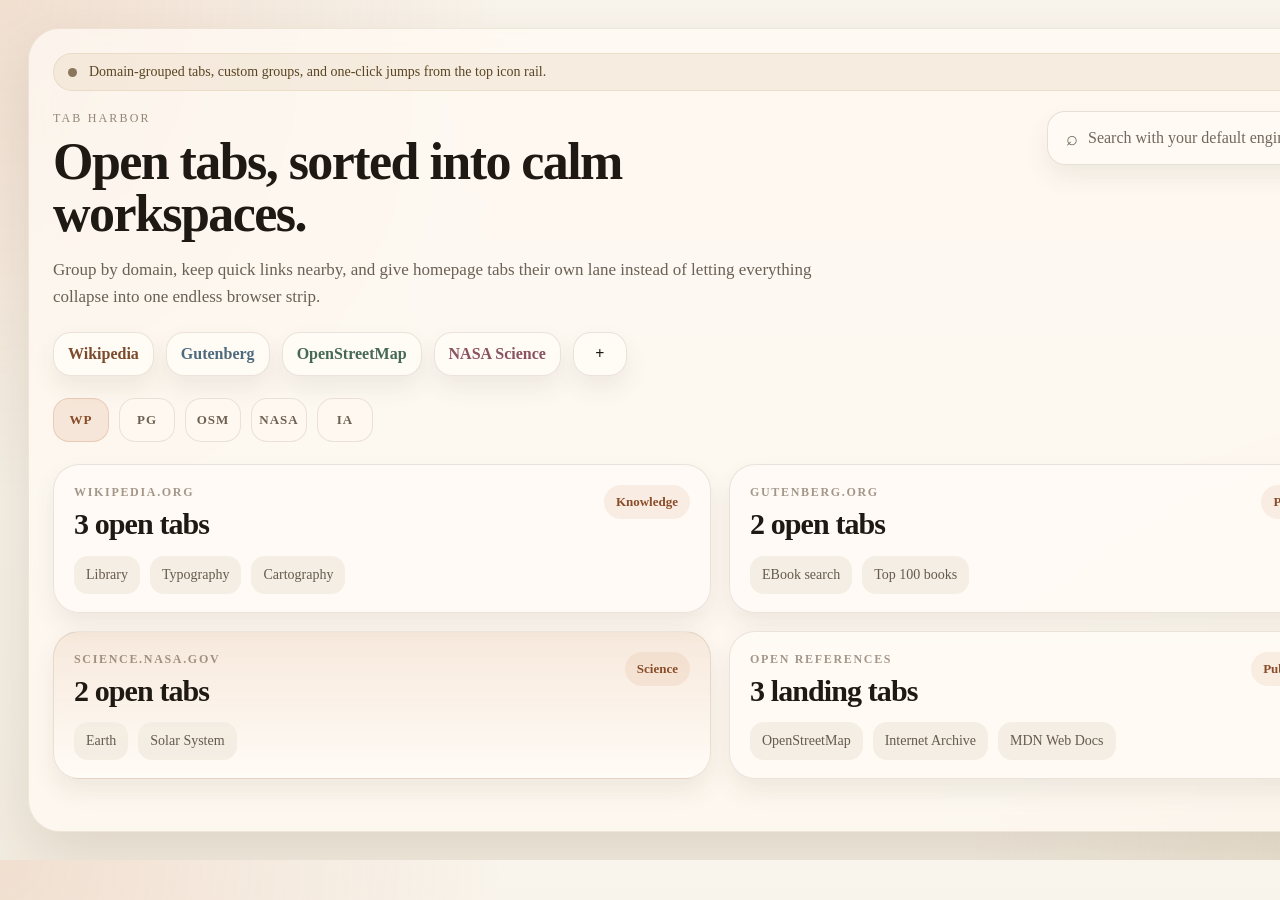
<file: assets/readme/mockups.html>
<!DOCTYPE html>
<html lang="en">
<head>
  <meta charset="UTF-8">
  <meta name="viewport" content="width=device-width, initial-scale=1.0">
  <title>Tab Harbor README Mockups</title>
  <link rel="stylesheet" href="./mockups.css">
</head>
<body>
  <main class="stage">
    <section class="scene" data-scene="overview">
      <div class="window">
        <div class="banner">
          <span class="banner-dot"></span>
          Domain-grouped tabs, custom groups, and one-click jumps from the top icon rail.
        </div>
        <header class="hero">
          <div>
            <p class="eyebrow">Tab Harbor</p>
            <h1>Open tabs, sorted into calm workspaces.</h1>
            <p class="subcopy">
              Group by domain, keep quick links nearby, and give homepage tabs their own lane instead of letting
              everything collapse into one endless browser strip.
            </p>
          </div>
          <div class="search">
            <span class="search-icon">⌕</span>
            <span>Search with your default engine...</span>
          </div>
        </header>

        <div class="shortcut-row">
          <span class="shortcut knowledge">Wikipedia</span>
          <span class="shortcut library">Gutenberg</span>
          <span class="shortcut maps">OpenStreetMap</span>
          <span class="shortcut science">NASA Science</span>
          <span class="shortcut add">+</span>
        </div>

        <div class="icon-rail">
          <span class="rail-pill active">WP</span>
          <span class="rail-pill">PG</span>
          <span class="rail-pill">OSM</span>
          <span class="rail-pill">NASA</span>
          <span class="rail-pill">IA</span>
        </div>

        <div class="content-grid">
          <article class="workspace-card">
            <div class="card-head">
              <div>
                <p class="label">wikipedia.org</p>
                <h2>3 open tabs</h2>
              </div>
              <span class="badge">Knowledge</span>
            </div>
            <div class="chips">
              <span class="chip">Library</span>
              <span class="chip">Typography</span>
              <span class="chip">Cartography</span>
            </div>
          </article>

          <article class="workspace-card">
            <div class="card-head">
              <div>
                <p class="label">gutenberg.org</p>
                <h2>2 open tabs</h2>
              </div>
              <span class="badge">Public domain</span>
            </div>
            <div class="chips">
              <span class="chip">EBook search</span>
              <span class="chip">Top 100 books</span>
            </div>
          </article>

          <article class="workspace-card accent">
            <div class="card-head">
              <div>
                <p class="label">science.nasa.gov</p>
                <h2>2 open tabs</h2>
              </div>
              <span class="badge">Science</span>
            </div>
            <div class="chips">
              <span class="chip">Earth</span>
              <span class="chip">Solar System</span>
            </div>
          </article>

          <article class="workspace-card">
            <div class="card-head">
              <div>
                <p class="label">Open references</p>
                <h2>3 landing tabs</h2>
              </div>
              <span class="badge">Public resources</span>
            </div>
            <div class="chips">
              <span class="chip">OpenStreetMap</span>
              <span class="chip">Internet Archive</span>
              <span class="chip">MDN Web Docs</span>
            </div>
          </article>
        </div>
      </div>
    </section>

    <section class="scene" data-scene="saved">
      <div class="window">
        <header class="hero compact">
          <div>
            <p class="eyebrow">Saved For Later</p>
            <h1>Turn “not now” tabs into an inbox.</h1>
          </div>
          <div class="drawer-tabs">
            <span class="drawer-tab active">Saved</span>
            <span class="drawer-tab">Todos</span>
          </div>
        </header>

        <div class="split-layout">
          <div class="left-stack">
            <article class="workspace-card">
              <div class="card-head">
                <div>
                  <p class="label">openstreetmap.org</p>
                  <h2>2 open tabs</h2>
                </div>
                <span class="badge">Open maps</span>
              </div>
              <div class="chips">
                <span class="chip">Map</span>
                <span class="chip">About OpenStreetMap</span>
              </div>
            </article>

            <article class="workspace-card">
              <div class="card-head">
                <div>
                  <p class="label">archive.org</p>
                  <h2>2 active tabs</h2>
                </div>
                <span class="badge">Digital library</span>
              </div>
              <div class="chips">
                <span class="chip">About the Archive</span>
                <span class="chip">Open collections</span>
              </div>
            </article>
          </div>

          <aside class="drawer">
            <div class="drawer-header">
              <div>
                <p class="label">Saved for later</p>
                <h2>5 waiting reads</h2>
              </div>
              <span class="mini-action">Search</span>
            </div>

            <div class="list">
              <div class="list-item">
                <div class="checkbox"></div>
                <div>
                  <strong>Library — an overview</strong>
                  <p>Saved 2h ago · Wikipedia</p>
                </div>
              </div>
              <div class="list-item">
                <div class="checkbox"></div>
                <div>
                  <strong>Top 100 EBooks</strong>
                  <p>Saved yesterday · Project Gutenberg</p>
                </div>
              </div>
              <div class="list-item">
                <div class="checkbox"></div>
                <div>
                  <strong>Earth science overview</strong>
                  <p>Saved yesterday · NASA Science</p>
                </div>
              </div>
              <div class="list-item">
                <div class="checkbox"></div>
                <div>
                  <strong>CSS layout reference</strong>
                  <p>Saved 3m ago · MDN Web Docs</p>
                </div>
              </div>
            </div>

            <div class="archive">
              <div class="archive-row">
                <span>Archive</span>
                <span>12 done</span>
              </div>
            </div>
          </aside>
        </div>
      </div>
    </section>

    <section class="scene" data-scene="todos">
      <div class="window">
        <header class="hero compact">
          <div>
            <p class="eyebrow">Tasks In Context</p>
            <h1>Keep todos where the tabs already live.</h1>
          </div>
          <div class="drawer-tabs">
            <span class="drawer-tab">Saved</span>
            <span class="drawer-tab active">Todos</span>
          </div>
        </header>

        <div class="split-layout">
          <div class="left-stack">
            <article class="workspace-card accent">
              <div class="card-head">
                <div>
                <p class="label">Public references</p>
                <h2>One click to jump</h2>
                </div>
                <span class="badge">Focused navigation</span>
              </div>
              <div class="icon-rail left">
                <span class="rail-pill active">WP</span>
                <span class="rail-pill">PG</span>
                <span class="rail-pill">OSM</span>
                <span class="rail-pill">NASA</span>
              </div>
              <div class="chips">
                <span class="chip">Wikipedia</span>
                <span class="chip">Gutenberg</span>
                <span class="chip">OpenStreetMap</span>
                <span class="chip">NASA Science</span>
              </div>
            </article>

            <article class="workspace-card">
              <div class="card-head">
                <div>
                  <p class="label">Quick capture</p>
                  <h2>From a tab to a task</h2>
                </div>
                <span class="badge">No context switch</span>
              </div>
              <div class="chips">
                <span class="chip">Review map notes</span>
                <span class="chip">Save reading list</span>
                <span class="chip">Compare CSS examples</span>
              </div>
            </article>
          </div>

          <aside class="drawer">
            <div class="drawer-header">
              <div>
                <p class="label">Todos</p>
                <h2>4 active tasks</h2>
              </div>
              <span class="mini-action">New</span>
            </div>

            <div class="todo-card">
              <div class="todo-row">
                <span class="todo-check checked"></span>
                <div>
                  <strong>Refresh README screenshots</strong>
                  <p>Feature showcase · in progress</p>
                </div>
              </div>
              <div class="todo-row">
                <span class="todo-check"></span>
                <div>
                  <strong>Review reference labels</strong>
                  <p>Domain groups, saved reading, quick links</p>
                </div>
              </div>
              <div class="todo-row">
                <span class="todo-check"></span>
                <div>
                  <strong>Verify public source links</strong>
                  <p>Wikipedia, Gutenberg, OpenStreetMap, NASA</p>
                </div>
              </div>
            </div>

            <div class="archive">
              <div class="archive-row">
                <span>Archive</span>
                <span>7 completed</span>
              </div>
            </div>
          </aside>
        </div>
      </div>
    </section>

    <section class="scene" data-scene="themes">
      <div class="window">
        <div class="banner warning">
          <span class="banner-dot"></span>
          You have 2 Tab Harbor tabs open. Close extras and keep just this workspace.
          <span class="banner-action">Close extras</span>
        </div>

        <header class="hero compact">
          <div>
            <p class="eyebrow">Theme Controls</p>
            <h1>Switch themes, tune transparency, keep the browser tidy.</h1>
          </div>
          <div class="theme-trigger">Theme ▾</div>
        </header>

        <div class="theme-layout">
          <article class="workspace-card">
            <div class="card-head">
              <div>
                <p class="label">Cleanup actions</p>
                <h2>Fast duplicate control</h2>
              </div>
              <span class="badge">One click</span>
            </div>
            <div class="chips">
              <span class="chip">Close duplicate tabs</span>
              <span class="chip">Close all in group</span>
              <span class="chip">Keep one copy</span>
            </div>
          </article>

          <aside class="theme-panel">
            <div class="theme-header">
              <div>
                <p class="label">Appearance</p>
                <h2>Paper themes</h2>
              </div>
              <span class="mini-action">Upload background</span>
            </div>

            <div class="swatches">
              <span class="swatch paper active"></span>
              <span class="swatch ivory"></span>
              <span class="swatch mist"></span>
              <span class="swatch blush"></span>
            </div>

            <div class="range-block">
              <div class="range-row">
                <span>Surface transparency</span>
                <strong>14%</strong>
              </div>
              <div class="range-track">
                <span class="range-thumb"></span>
              </div>
            </div>

            <div class="theme-preview">
              <div class="preview-card"></div>
              <div class="preview-card warm"></div>
            </div>
          </aside>
        </div>
      </div>
    </section>
  </main>

  <script>
    const scene = new URLSearchParams(window.location.search).get('scene') || 'overview';
    document.documentElement.dataset.scene = scene;
  </script>
</body>
</html>
</file>
<file: assets/readme/mockups.css>
:root {
  color-scheme: light;
  --ink: #1f1914;
  --paper: #f6f0e6;
  --paper-strong: #fffaf3;
  --line: rgba(109, 84, 51, 0.16);
  --accent: #c6723e;
  --accent-soft: rgba(198, 114, 62, 0.12);
  --chamomile: #b89863;
  --mist: #63768a;
  --rose: #b46a70;
  --shadow: 0 24px 60px rgba(69, 48, 22, 0.12);
  --shadow-soft: 0 12px 24px rgba(69, 48, 22, 0.08);
  font-family: "Iowan Old Style", "Palatino Linotype", Palatino, "Book Antiqua", Georgia, serif;
}

* {
  box-sizing: border-box;
}

html,
body {
  margin: 0;
  width: 1440px;
  height: 860px;
  overflow: hidden;
}

body {
  background:
    radial-gradient(circle at top left, rgba(198, 114, 62, 0.16), transparent 30%),
    radial-gradient(circle at bottom right, rgba(184, 152, 99, 0.15), transparent 28%),
    linear-gradient(180deg, #f9f4ec 0%, #f3ece0 100%);
  color: var(--ink);
}

.stage,
.scene {
  width: 100%;
  height: 100%;
}

.scene {
  display: none;
  padding: 28px;
}

html[data-scene="overview"] .scene[data-scene="overview"],
html[data-scene="saved"] .scene[data-scene="saved"],
html[data-scene="todos"] .scene[data-scene="todos"],
html[data-scene="themes"] .scene[data-scene="themes"] {
  display: block;
}

.window {
  height: 100%;
  border: 1px solid rgba(151, 121, 83, 0.14);
  border-radius: 32px;
  background: rgba(255, 250, 243, 0.76);
  backdrop-filter: blur(14px);
  box-shadow: var(--shadow);
  padding: 24px 24px 28px;
}

.banner {
  display: flex;
  align-items: center;
  gap: 12px;
  background: rgba(184, 152, 99, 0.12);
  border: 1px solid rgba(184, 152, 99, 0.18);
  color: #5a4523;
  border-radius: 999px;
  padding: 10px 14px;
  font-size: 14px;
}

.banner.warning {
  background: rgba(198, 114, 62, 0.12);
  border-color: rgba(198, 114, 62, 0.2);
  color: #7a4422;
}

.banner-dot {
  width: 9px;
  height: 9px;
  border-radius: 999px;
  background: currentColor;
  opacity: 0.7;
}

.banner-action {
  margin-left: auto;
  padding: 7px 12px;
  border-radius: 999px;
  background: rgba(255, 255, 255, 0.72);
  font-weight: 600;
}

.hero {
  display: flex;
  align-items: flex-start;
  justify-content: space-between;
  gap: 24px;
  margin-top: 20px;
}

.hero.compact {
  margin-bottom: 18px;
}

.eyebrow {
  margin: 0 0 10px;
  font-size: 12px;
  letter-spacing: 0.18em;
  text-transform: uppercase;
  color: rgba(70, 53, 35, 0.58);
}

h1,
h2 {
  margin: 0;
  font-family: "Iowan Old Style", "Georgia", serif;
  font-weight: 600;
  letter-spacing: -0.03em;
}

h1 {
  max-width: 760px;
  font-size: 52px;
  line-height: 1;
}

h2 {
  font-size: 30px;
  line-height: 1.05;
}

.subcopy {
  max-width: 760px;
  margin: 16px 0 0;
  color: rgba(48, 37, 26, 0.72);
  font-size: 17px;
  line-height: 1.6;
}

.search,
.theme-trigger,
.drawer-tabs {
  flex-shrink: 0;
  display: inline-flex;
  align-items: center;
  gap: 10px;
  min-height: 54px;
  padding: 0 18px;
  border-radius: 18px;
  border: 1px solid var(--line);
  background: rgba(255, 251, 245, 0.82);
  box-shadow: var(--shadow-soft);
  color: rgba(54, 41, 27, 0.7);
}

.search {
  min-width: 340px;
  justify-content: flex-start;
}

.search-icon {
  font-size: 20px;
}

.shortcut-row {
  display: flex;
  gap: 12px;
  margin-top: 22px;
}

.shortcut {
  display: inline-flex;
  align-items: center;
  justify-content: center;
  min-width: 92px;
  padding: 12px 14px;
  border-radius: 18px;
  border: 1px solid rgba(111, 88, 58, 0.14);
  background: rgba(255, 251, 246, 0.84);
  box-shadow: var(--shadow-soft);
  font-weight: 600;
}

.shortcut.knowledge { color: #7c4a2d; }
.shortcut.library { color: #4d6a7f; }
.shortcut.maps { color: #456a52; }
.shortcut.science { color: #8a5260; }
.shortcut.add { min-width: 54px; }

.icon-rail {
  display: flex;
  gap: 10px;
  margin-top: 22px;
}

.icon-rail.left {
  margin-top: 18px;
}

.rail-pill {
  display: inline-flex;
  align-items: center;
  justify-content: center;
  min-width: 56px;
  height: 44px;
  border-radius: 16px;
  background: rgba(255, 248, 240, 0.8);
  border: 1px solid rgba(111, 88, 58, 0.14);
  font-size: 13px;
  font-weight: 700;
  letter-spacing: 0.08em;
  color: rgba(65, 49, 31, 0.76);
}

.rail-pill.active {
  background: var(--accent-soft);
  border-color: rgba(198, 114, 62, 0.24);
  color: #874b27;
}

.content-grid {
  display: grid;
  grid-template-columns: repeat(2, minmax(0, 1fr));
  gap: 18px;
  margin-top: 22px;
}

.workspace-card,
.drawer,
.theme-panel {
  border-radius: 26px;
  border: 1px solid rgba(111, 88, 58, 0.14);
  background: rgba(255, 251, 246, 0.86);
  box-shadow: var(--shadow-soft);
}

.workspace-card {
  padding: 20px 20px 18px;
}

.workspace-card.accent {
  background:
    linear-gradient(180deg, rgba(198, 114, 62, 0.11) 0%, rgba(255, 251, 246, 0.92) 100%);
}

.card-head,
.drawer-header,
.theme-header,
.archive-row,
.range-row {
  display: flex;
  align-items: flex-start;
  justify-content: space-between;
  gap: 18px;
}

.label {
  margin: 0 0 8px;
  font-size: 12px;
  font-weight: 700;
  letter-spacing: 0.14em;
  text-transform: uppercase;
  color: rgba(80, 60, 40, 0.52);
}

.badge,
.mini-action {
  display: inline-flex;
  align-items: center;
  min-height: 34px;
  padding: 0 12px;
  border-radius: 999px;
  background: rgba(198, 114, 62, 0.1);
  color: #8a4d29;
  font-size: 13px;
  font-weight: 700;
}

.chips {
  display: flex;
  flex-wrap: wrap;
  gap: 10px;
  margin-top: 16px;
}

.chip {
  display: inline-flex;
  align-items: center;
  min-height: 38px;
  padding: 0 12px;
  border-radius: 14px;
  background: rgba(244, 237, 226, 0.92);
  color: rgba(58, 44, 29, 0.76);
  font-size: 14px;
}

.split-layout,
.theme-layout {
  display: grid;
  grid-template-columns: minmax(0, 1.3fr) minmax(360px, 0.9fr);
  gap: 20px;
  margin-top: 12px;
  height: calc(100% - 132px);
}

.left-stack {
  display: grid;
  gap: 18px;
  align-content: start;
}

.drawer,
.theme-panel {
  padding: 20px;
}

.list,
.todo-card {
  display: grid;
  gap: 12px;
  margin-top: 16px;
}

.list-item,
.todo-row {
  display: flex;
  align-items: flex-start;
  gap: 12px;
  padding: 14px;
  border-radius: 18px;
  background: rgba(243, 235, 224, 0.68);
}

.list-item p,
.todo-row p {
  margin: 6px 0 0;
  color: rgba(67, 51, 34, 0.66);
  font-size: 13px;
}

.checkbox,
.todo-check {
  width: 18px;
  height: 18px;
  margin-top: 2px;
  border-radius: 999px;
  border: 2px solid rgba(120, 94, 61, 0.4);
  flex-shrink: 0;
}

.todo-check.checked {
  background: var(--chamomile);
  border-color: var(--chamomile);
  box-shadow: inset 0 0 0 4px rgba(255, 255, 255, 0.86);
}

.archive {
  margin-top: 18px;
  padding-top: 16px;
  border-top: 1px solid rgba(111, 88, 58, 0.1);
  color: rgba(64, 49, 32, 0.68);
  font-size: 14px;
}

.drawer-tabs {
  padding: 6px;
  min-height: auto;
  gap: 8px;
}

.drawer-tab {
  padding: 10px 16px;
  border-radius: 14px;
  color: rgba(67, 51, 34, 0.66);
}

.drawer-tab.active {
  background: rgba(198, 114, 62, 0.12);
  color: #8a4d29;
  font-weight: 700;
}

.theme-layout {
  align-items: start;
}

.swatches {
  display: flex;
  gap: 12px;
  margin-top: 16px;
}

.swatch {
  width: 54px;
  height: 54px;
  border-radius: 18px;
  border: 1px solid rgba(111, 88, 58, 0.14);
  box-shadow: var(--shadow-soft);
}

.swatch.paper { background: linear-gradient(135deg, #fff8ef, #d99865); }
.swatch.ivory { background: linear-gradient(135deg, #f6f7f9, #6b7480); }
.swatch.mist { background: linear-gradient(135deg, #eef3f8, #7d95ab); }
.swatch.blush { background: linear-gradient(135deg, #f8efef, #c78a8f); }

.swatch.active {
  outline: 3px solid rgba(198, 114, 62, 0.24);
}

.range-block {
  margin-top: 18px;
  padding: 16px;
  border-radius: 20px;
  background: rgba(244, 237, 226, 0.72);
}

.range-track {
  position: relative;
  height: 8px;
  margin-top: 14px;
  border-radius: 999px;
  background: linear-gradient(90deg, rgba(198, 114, 62, 0.28), rgba(198, 114, 62, 0.1));
}

.range-thumb {
  position: absolute;
  top: 50%;
  left: 32%;
  width: 18px;
  height: 18px;
  border-radius: 999px;
  background: #9f5c33;
  transform: translate(-50%, -50%);
  box-shadow: 0 6px 16px rgba(94, 53, 25, 0.24);
}

.theme-preview {
  display: grid;
  grid-template-columns: repeat(2, minmax(0, 1fr));
  gap: 14px;
  margin-top: 18px;
}

.preview-card {
  height: 160px;
  border-radius: 22px;
  background:
    radial-gradient(circle at top left, rgba(198, 114, 62, 0.16), transparent 34%),
    rgba(255, 249, 242, 0.92);
  border: 1px solid rgba(111, 88, 58, 0.12);
}

.preview-card.warm {
  background:
    radial-gradient(circle at bottom right, rgba(184, 152, 99, 0.18), transparent 34%),
    rgba(250, 244, 236, 0.92);
}
</file>
